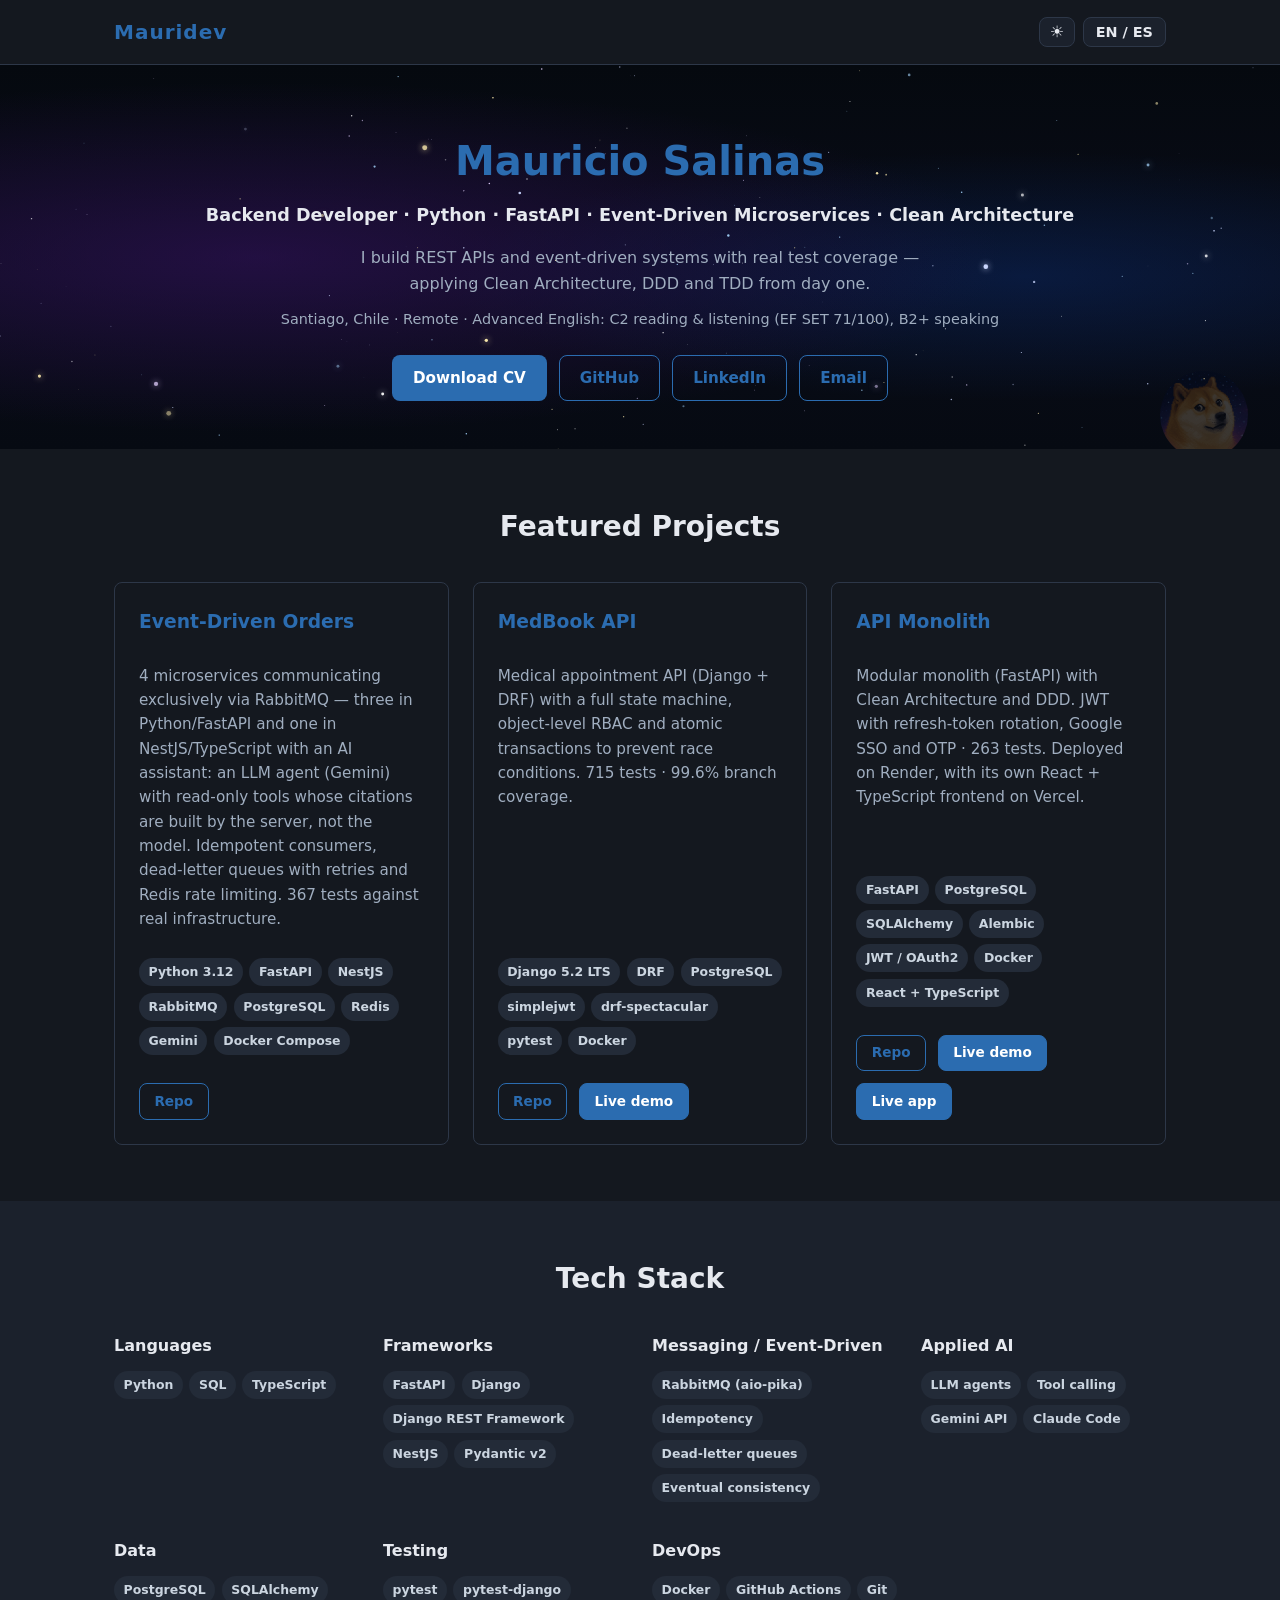
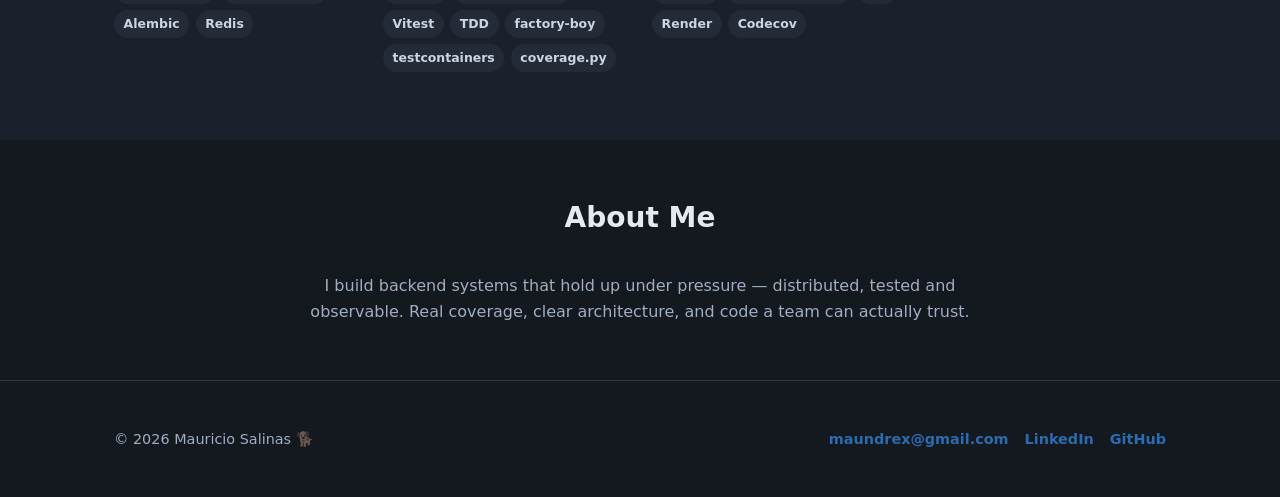
<file: index.html>
<!DOCTYPE html>
<html lang="en">
<head>
  <meta charset="UTF-8">
  <meta name="viewport" content="width=device-width, initial-scale=1.0">
  <title>Mauricio Salinas · Backend Developer</title>
  <meta name="description" content="Mauricio Salinas — Backend Developer. Python, FastAPI, Event-Driven Microservices, Clean Architecture.">
  <link rel="icon" href="data:image/svg+xml,<svg xmlns=%22http://www.w3.org/2000/svg%22 viewBox=%220 0 100 100%22><rect width=%22100%22 height=%22100%22 rx=%2218%22 fill=%22%232b6cb0%22/><text x=%2250%22 y=%2266%22 font-size=%2250%22 font-family=%22system-ui%22 font-weight=%22700%22 fill=%22%23fff%22 text-anchor=%22middle%22>MS</text></svg>">
  <link rel="stylesheet" href="css/styles.css">
</head>
<body>

  <header class="topbar">
    <div class="container topbar__inner">
      <span class="logo">Mauridev</span>
      <div class="topbar__controls">
        <button id="theme-toggle" class="icon-btn" aria-label="Toggle dark mode" title="Toggle dark mode">🌙</button>
        <button id="lang-toggle" class="lang-btn" aria-label="Switch language" title="Switch language">EN / ES</button>
      </div>
    </div>
  </header>

  <main>
    <!-- HERO -->
    <section class="hero">
      <div class="hero__stars" aria-hidden="true"></div>
      <img src="assets/doge.webp" alt="" class="hero__doge" aria-hidden="true" title="wow. such backend. very clean architecture.">
      <div class="container hero__inner">
        <h1>Mauricio Salinas</h1>
        <p class="hero__title" data-i18n="hero.title">Backend Developer · Python · FastAPI · Event-Driven Microservices · Clean Architecture</p>
        <p class="hero__pitch" data-i18n="hero.pitch">
          I build REST APIs and event-driven systems with real test coverage —
          applying Clean Architecture, DDD and TDD from day one.
        </p>
        <p class="hero__location" data-i18n="hero.location">Santiago, Chile · Remote · Advanced English: C2 reading & listening (EF SET 71/100), B2+ speaking</p>
        <div class="hero__actions">
          <a id="cv-download" href="assets/CV_Mauricio_Salinas_EN.pdf" download class="btn btn--primary" data-i18n="hero.downloadCv">Download CV</a>
          <a href="https://github.com/MauriDev94" target="_blank" rel="noopener" class="btn btn--ghost">GitHub</a>
          <a href="https://linkedin.com/in/mauricio-salinas-rubio" target="_blank" rel="noopener" class="btn btn--ghost">LinkedIn</a>
          <a href="mailto:maundrex@gmail.com" class="btn btn--ghost">Email</a>
        </div>
      </div>
    </section>

    <!-- PROJECTS -->
    <section class="section" id="projects">
      <div class="container">
        <h2 data-i18n="projects.heading">Featured Projects</h2>
        <div class="cards">

          <article class="card">
            <h3>Event-Driven Orders</h3>
            <p data-i18n="projects.eventDriven.desc">
              4 microservices communicating exclusively via RabbitMQ — three in Python/FastAPI and one in NestJS/TypeScript with an AI assistant: an LLM agent (Gemini) with read-only tools whose citations are built by the server, not the model. Idempotent consumers, dead-letter queues with retries and Redis rate limiting. 367 tests against real infrastructure.
            </p>
            <div class="badges">
              <span class="badge">Python 3.12</span>
              <span class="badge">FastAPI</span>
              <span class="badge">NestJS</span>
              <span class="badge">RabbitMQ</span>
              <span class="badge">PostgreSQL</span>
              <span class="badge">Redis</span>
              <span class="badge">Gemini</span>
              <span class="badge">Docker Compose</span>
            </div>
            <div class="card__actions">
              <a href="https://github.com/MauriDev94/event-driven-orders" target="_blank" rel="noopener" class="btn btn--small" data-i18n="projects.repo">Repo</a>
            </div>
          </article>

          <article class="card">
            <h3>MedBook API</h3>
            <p data-i18n="projects.medbook.desc">
              Medical appointment API (Django + DRF) with a full state machine, object-level RBAC and atomic transactions to prevent race conditions. 715 tests · 99.6% branch coverage.
            </p>
            <div class="badges">
              <span class="badge">Django 5.2 LTS</span>
              <span class="badge">DRF</span>
              <span class="badge">PostgreSQL</span>
              <span class="badge">simplejwt</span>
              <span class="badge">drf-spectacular</span>
              <span class="badge">pytest</span>
              <span class="badge">Docker</span>
            </div>
            <div class="card__actions">
              <a href="https://github.com/MauriDev94/MedBook" target="_blank" rel="noopener" class="btn btn--small" data-i18n="projects.repo">Repo</a>
              <a href="https://medbook-demo.onrender.com/api/docs" target="_blank" rel="noopener" class="btn btn--small btn--small-primary" data-i18n="projects.liveDemo">Live demo</a>
            </div>
          </article>

          <article class="card">
            <h3>API Monolith</h3>
            <p data-i18n="projects.monolith.desc">
              Modular monolith (FastAPI) with Clean Architecture and DDD. JWT with refresh-token rotation, Google SSO and OTP · 263 tests. Deployed on Render, with its own React + TypeScript frontend on Vercel.
            </p>
            <div class="badges">
              <span class="badge">FastAPI</span>
              <span class="badge">PostgreSQL</span>
              <span class="badge">SQLAlchemy</span>
              <span class="badge">Alembic</span>
              <span class="badge">JWT / OAuth2</span>
              <span class="badge">Docker</span>
              <span class="badge">React + TypeScript</span>
            </div>
            <div class="card__actions">
              <a href="https://github.com/MauriDev94/Api_monolith" target="_blank" rel="noopener" class="btn btn--small" data-i18n="projects.repo">Repo</a>
              <a href="https://api-monolith.onrender.com/docs" target="_blank" rel="noopener" class="btn btn--small btn--small-primary" data-i18n="projects.liveDemo">Live demo</a>
              <a href="https://monolith-frontend-delta.vercel.app" target="_blank" rel="noopener" class="btn btn--small btn--small-primary" data-i18n="projects.liveApp">Live app</a>
            </div>
          </article>

        </div>
      </div>
    </section>

    <!-- TECH STACK -->
    <section class="section section--alt" id="stack">
      <div class="container">
        <h2 data-i18n="stack.heading">Tech Stack</h2>
        <div class="stack-grid">

          <div class="stack-group">
            <h3 data-i18n="stack.languages">Languages</h3>
            <div class="badges">
              <span class="badge">Python</span>
              <span class="badge">SQL</span>
              <span class="badge">TypeScript</span>
            </div>
          </div>

          <div class="stack-group">
            <h3 data-i18n="stack.frameworks">Frameworks</h3>
            <div class="badges">
              <span class="badge">FastAPI</span>
              <span class="badge">Django</span>
              <span class="badge">Django REST Framework</span>
              <span class="badge">NestJS</span>
              <span class="badge">Pydantic v2</span>
            </div>
          </div>

          <div class="stack-group">
            <h3 data-i18n="stack.messaging">Messaging / Event-Driven</h3>
            <div class="badges">
              <span class="badge">RabbitMQ (aio-pika)</span>
              <span class="badge">Idempotency</span>
              <span class="badge">Dead-letter queues</span>
              <span class="badge">Eventual consistency</span>
            </div>
          </div>

          <div class="stack-group">
            <h3 data-i18n="stack.ai">Applied AI</h3>
            <div class="badges">
              <span class="badge">LLM agents</span>
              <span class="badge">Tool calling</span>
              <span class="badge">Gemini API</span>
              <span class="badge">Claude Code</span>
            </div>
          </div>

          <div class="stack-group">
            <h3 data-i18n="stack.data">Data</h3>
            <div class="badges">
              <span class="badge">PostgreSQL</span>
              <span class="badge">SQLAlchemy</span>
              <span class="badge">Alembic</span>
              <span class="badge">Redis</span>
            </div>
          </div>

          <div class="stack-group">
            <h3 data-i18n="stack.testing">Testing</h3>
            <div class="badges">
              <span class="badge">pytest</span>
              <span class="badge">pytest-django</span>
              <span class="badge">Vitest</span>
              <span class="badge">TDD</span>
              <span class="badge">factory-boy</span>
              <span class="badge">testcontainers</span>
              <span class="badge">coverage.py</span>
            </div>
          </div>

          <div class="stack-group">
            <h3 data-i18n="stack.devops">DevOps</h3>
            <div class="badges">
              <span class="badge">Docker</span>
              <span class="badge">GitHub Actions</span>
              <span class="badge">Git</span>
              <span class="badge">Render</span>
              <span class="badge">Codecov</span>
            </div>
          </div>

        </div>
      </div>
    </section>

    <!-- ABOUT -->
    <section class="section" id="about">
      <div class="container">
        <h2 data-i18n="about.heading">About Me</h2>
        <p data-i18n="about.text">
          I build backend systems that hold up under pressure — distributed, tested and observable. Real coverage, clear architecture, and code a team can actually trust.
        </p>
      </div>
    </section>
  </main>

  <!-- FOOTER / CONTACT -->
  <footer class="footer">
    <div class="container footer__inner">
      <p>&copy; 2026 Mauricio Salinas <span class="easter-egg" title="such backend. very clean architecture. wow.">🐕</span></p>
      <div class="footer__links">
        <a href="mailto:maundrex@gmail.com">maundrex@gmail.com</a>
        <a href="https://linkedin.com/in/mauricio-salinas-rubio" target="_blank" rel="noopener">LinkedIn</a>
        <a href="https://github.com/MauriDev94" target="_blank" rel="noopener">GitHub</a>
      </div>
    </div>
  </footer>

  <script src="js/main.js"></script>
</body>
</html>
</file>
<file: css/styles.css>
:root {
  --color-primary: #2b6cb0;
  --color-primary-dark: #1e4e80;
  --color-bg: #ffffff;
  --color-bg-alt: #f5f7fa;
  --color-text: #1a202c;
  --color-text-muted: #4a5568;
  --color-border: #e2e8f0;
  --color-badge-bg: #edf2f7;
  --color-badge-text: #2d3748;
  --font-sans: system-ui, -apple-system, "Segoe UI", Roboto, Helvetica, Arial, sans-serif;
  --max-width: 1100px;
  --radius: 8px;
}

[data-theme="dark"] {
  --color-bg: #14181f;
  --color-bg-alt: #1b212c;
  --color-text: #e6e9ef;
  --color-text-muted: #a0aec0;
  --color-border: #2d3748;
  --color-badge-bg: #232b38;
  --color-badge-text: #cbd5e0;
}

* {
  box-sizing: border-box;
}

html {
  scroll-behavior: smooth;
}

body {
  margin: 0;
  font-family: var(--font-sans);
  background: var(--color-bg);
  color: var(--color-text);
  line-height: 1.6;
  transition: background 0.2s ease, color 0.2s ease;
}

.container {
  max-width: var(--max-width);
  margin: 0 auto;
  padding: 0 1.5rem;
}

/* Topbar */
.topbar {
  border-bottom: 1px solid var(--color-border);
}

.topbar__inner {
  display: flex;
  align-items: center;
  justify-content: space-between;
  padding: 1rem 1.5rem;
}

.logo {
  font-weight: 700;
  font-size: 1.25rem;
  color: var(--color-primary);
  letter-spacing: 0.05em;
}

.topbar__controls {
  display: flex;
  gap: 0.5rem;
  align-items: center;
}

.icon-btn,
.lang-btn {
  font-family: inherit;
  font-size: 0.9rem;
  font-weight: 600;
  cursor: pointer;
  border: 1px solid var(--color-border);
  background: var(--color-bg-alt);
  color: var(--color-text);
  border-radius: var(--radius);
  padding: 0.4rem 0.75rem;
  transition: background 0.15s ease, border-color 0.15s ease;
}

.icon-btn {
  padding: 0.4rem 0.6rem;
  font-size: 1rem;
  line-height: 1;
}

.icon-btn:hover,
.lang-btn:hover {
  border-color: var(--color-primary);
}

/* Hero */
.hero {
  position: relative;
  padding: 4rem 0 3rem;
  background: var(--color-bg-alt);
  overflow: hidden;
  transition: background 0.3s ease;
}

[data-theme="dark"] .hero {
  background:
    radial-gradient(ellipse 90% 70% at 20% 50%, rgba(55, 18, 100, 0.55) 0%, transparent 65%),
    radial-gradient(ellipse 70% 50% at 80% 55%, rgba(10, 40, 100, 0.5) 0%, transparent 65%),
    linear-gradient(180deg, #05090f 0%, #090c18 55%, #060a12 100%);
}

.hero__inner {
  position: relative;
  z-index: 1;
  text-align: center;
}

.hero__stars {
  position: absolute;
  inset: 0;
  pointer-events: none;
  z-index: 0;
}

.hero__stars canvas {
  position: absolute;
  inset: 0;
  width: 100%;
  height: 100%;
  opacity: 0;
  transition: opacity 0.5s ease;
}

[data-theme="dark"] .hero__stars canvas {
  opacity: 1;
}

.hero__doge {
  position: absolute;
  bottom: -10px;
  right: 2rem;
  width: 88px;
  height: 88px;
  object-fit: cover;
  border-radius: 50%;
  opacity: 0.22;
  z-index: 2;
  cursor: default;
  transition: opacity 0.25s ease, transform 0.25s ease;
  pointer-events: auto;
}

.hero__doge:hover {
  opacity: 1;
  transform: scale(1.12) translateY(-6px);
}

.hero h1 {
  margin: 0 0 0.5rem;
  font-size: 2.5rem;
  font-weight: 800;
  color: var(--color-primary);
}

.hero__title {
  margin: 0 0 1rem;
  font-size: 1.1rem;
  font-weight: 600;
  color: var(--color-text);
}

.hero__pitch {
  max-width: 620px;
  margin: 0 auto 0.75rem;
  color: var(--color-text-muted);
}

.hero__location {
  font-size: 0.9rem;
  color: var(--color-text-muted);
  margin: 0 0 1.5rem;
}

.hero__actions {
  display: flex;
  flex-wrap: wrap;
  gap: 0.75rem;
  justify-content: center;
}

/* Buttons */
.btn {
  display: inline-block;
  padding: 0.6rem 1.25rem;
  border-radius: var(--radius);
  text-decoration: none;
  font-weight: 600;
  font-size: 0.95rem;
  border: 1px solid transparent;
  transition: transform 0.1s ease, opacity 0.15s ease;
}

.btn:hover {
  transform: translateY(-1px);
}

.btn--primary {
  background: var(--color-primary);
  color: #fff;
}

.btn--primary:hover {
  background: var(--color-primary-dark);
}

.btn--ghost {
  background: transparent;
  color: var(--color-primary);
  border-color: var(--color-primary);
}

.btn--small {
  padding: 0.4rem 0.9rem;
  font-size: 0.85rem;
  background: transparent;
  color: var(--color-primary);
  border-color: var(--color-primary);
}

.btn--small-primary {
  background: var(--color-primary);
  color: #fff;
}

/* Sections */
.section {
  padding: 3.5rem 0;
}

.section--alt {
  background: var(--color-bg-alt);
}

.section h2 {
  margin: 0 0 2rem;
  font-size: 1.75rem;
  text-align: center;
}

/* Cards */
.cards {
  display: grid;
  grid-template-columns: repeat(auto-fit, minmax(280px, 1fr));
  gap: 1.5rem;
}

.card {
  border: 1px solid var(--color-border);
  border-radius: var(--radius);
  padding: 1.5rem;
  display: flex;
  flex-direction: column;
  background: var(--color-bg);
}

.card h3 {
  margin: 0 0 0.75rem;
  color: var(--color-primary);
}

.card p {
  color: var(--color-text-muted);
  font-size: 0.95rem;
  flex-grow: 1;
}

.card__actions {
  display: flex;
  gap: 0.75rem;
  margin-top: 1rem;
  flex-wrap: wrap;
}

/* Badges */
.badges {
  display: flex;
  flex-wrap: wrap;
  gap: 0.4rem;
  margin: 0.75rem 0;
}

.badge {
  background: var(--color-badge-bg);
  color: var(--color-badge-text);
  font-size: 0.78rem;
  font-weight: 600;
  padding: 0.25rem 0.6rem;
  border-radius: 999px;
}

/* Tech stack grid */
.stack-grid {
  display: grid;
  grid-template-columns: repeat(auto-fit, minmax(240px, 1fr));
  gap: 1.5rem;
}

.stack-group h3 {
  margin: 0 0 0.5rem;
  font-size: 1rem;
  color: var(--color-text);
}

/* About */
#about p {
  max-width: 720px;
  margin: 0 auto;
  color: var(--color-text-muted);
  text-align: center;
}

/* Footer */
.footer {
  border-top: 1px solid var(--color-border);
  padding: 2rem 0;
}

.footer__inner {
  display: flex;
  flex-wrap: wrap;
  gap: 1rem;
  align-items: center;
  justify-content: space-between;
  color: var(--color-text-muted);
  font-size: 0.9rem;
}

.footer__links {
  display: flex;
  gap: 1rem;
  flex-wrap: wrap;
}

.footer__links a {
  color: var(--color-primary);
  text-decoration: none;
  font-weight: 600;
}

.footer__links a:hover {
  text-decoration: underline;
}

.easter-egg {
  opacity: 0.35;
  cursor: default;
  transition: opacity 0.15s ease;
}

.easter-egg:hover {
  opacity: 1;
}

/* Responsive */
@media (max-width: 600px) {
  .hero h1 {
    font-size: 2rem;
  }

  .hero__title {
    font-size: 1rem;
  }

  .section h2 {
    font-size: 1.5rem;
  }

  .footer__inner {
    flex-direction: column;
    align-items: flex-start;
  }
}
</file>
